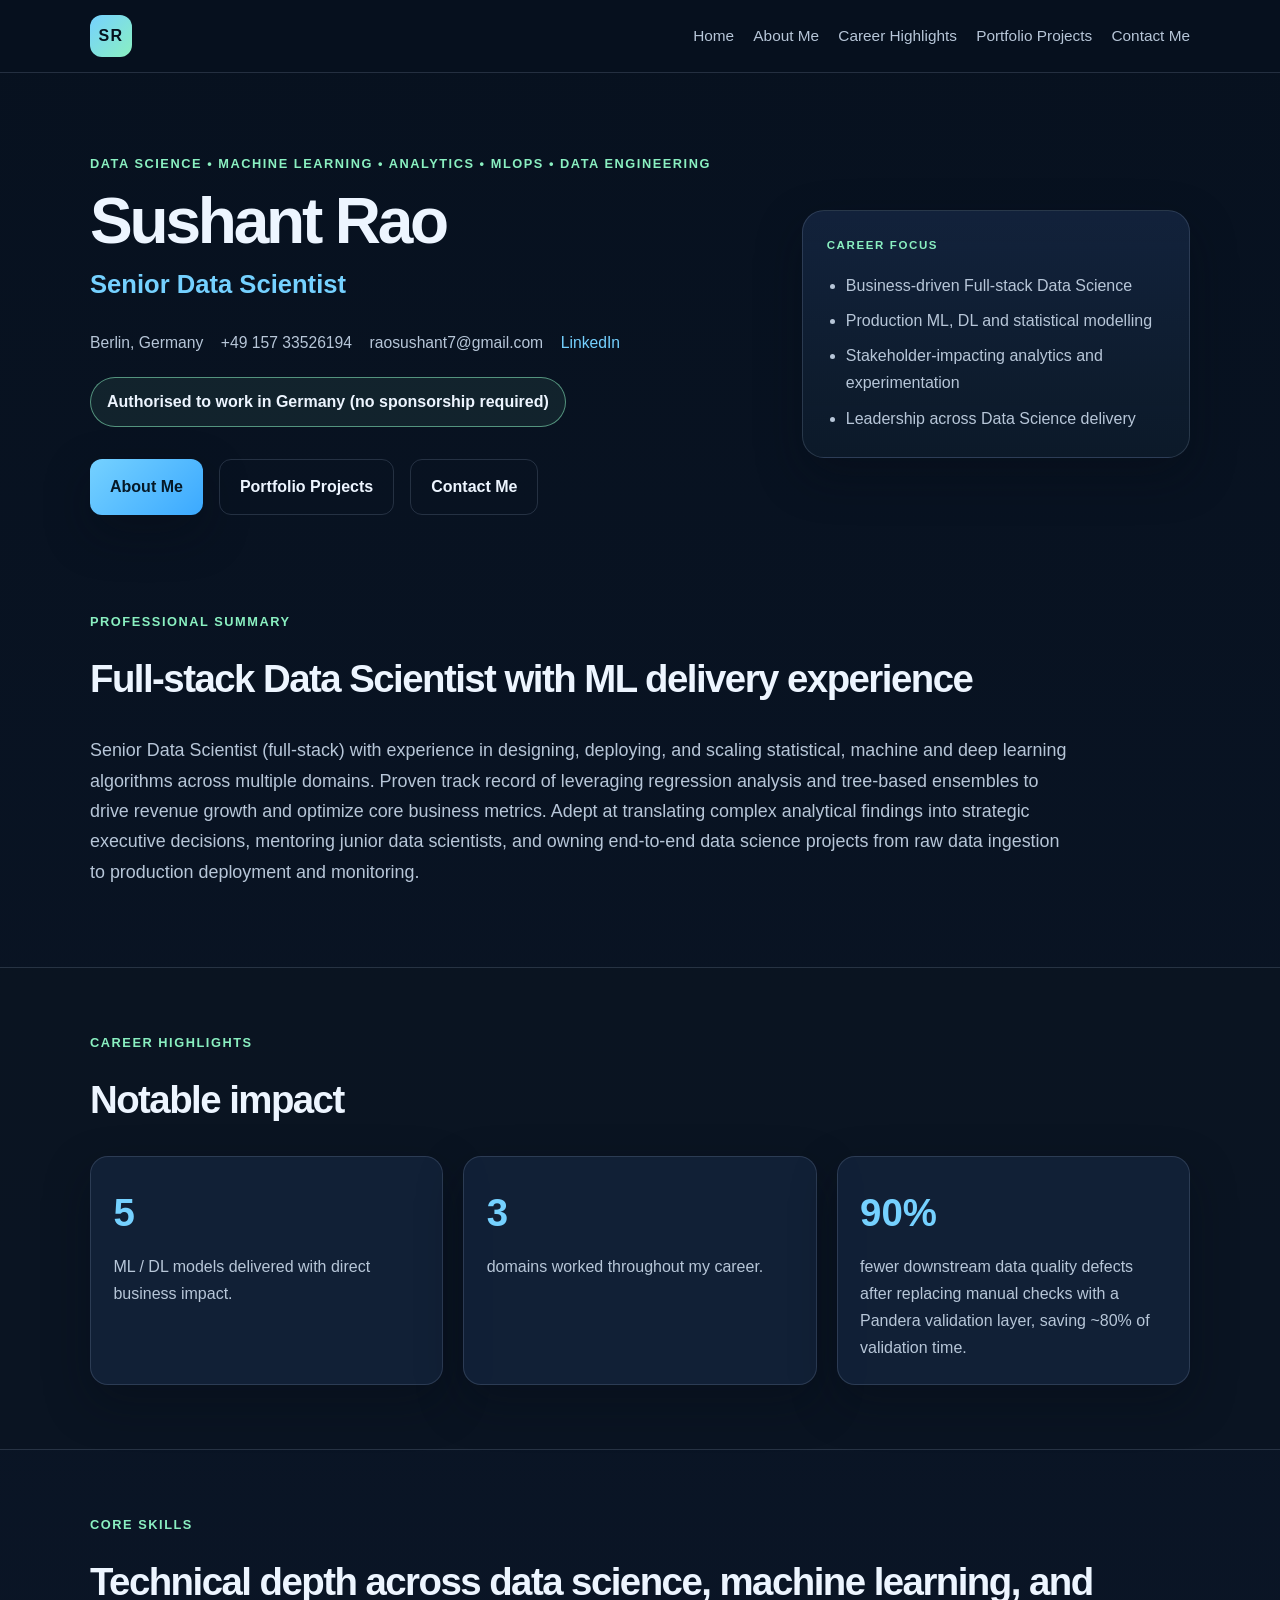
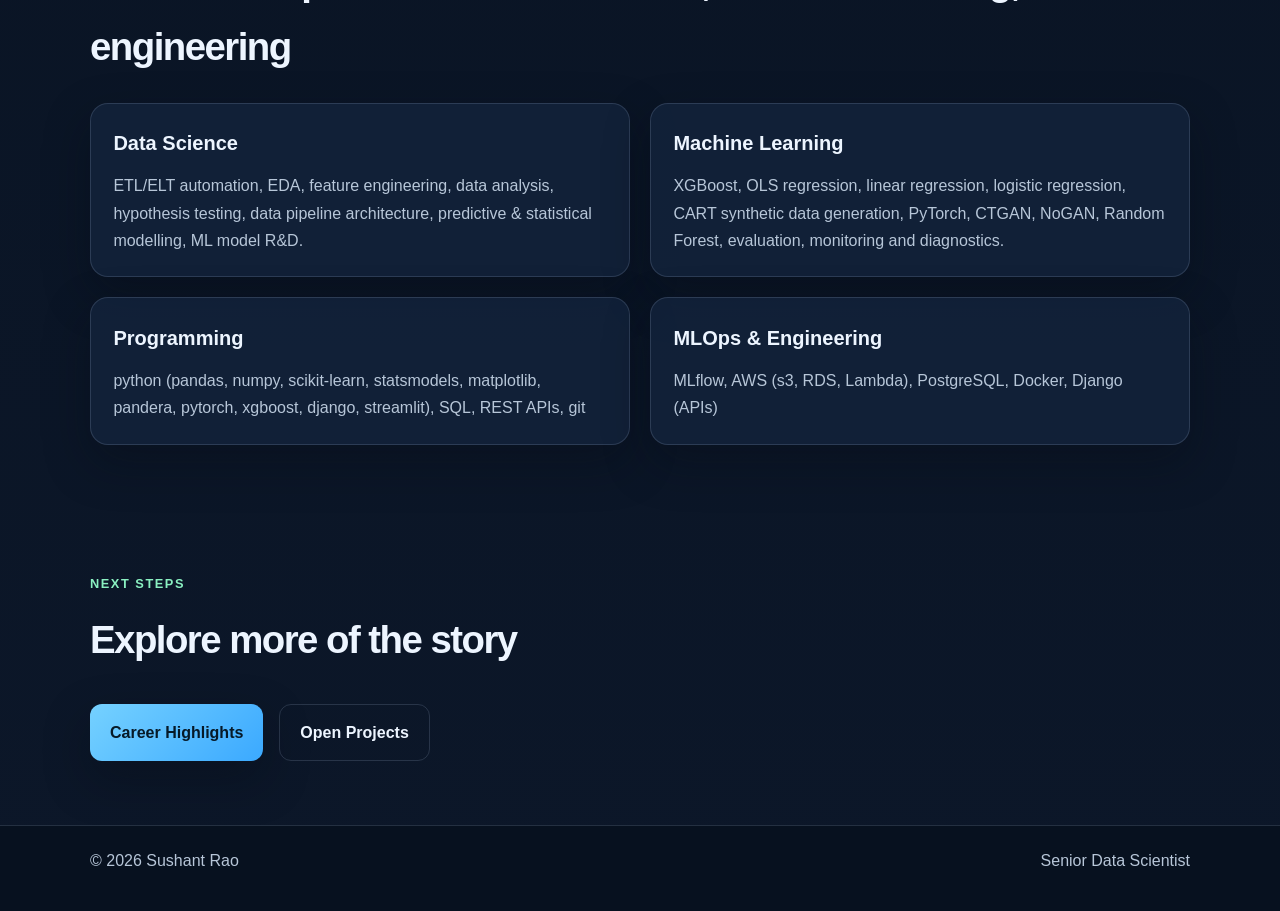
<file: index.html>
<!DOCTYPE html>
<html lang="en">
  <head>
    <meta charset="UTF-8" />
    <meta name="viewport" content="width=device-width, initial-scale=1.0" />
    <meta
      name="description"
      content="Sushant Rao - Senior Data Scientist portfolio showcasing machine learning, analytics, MLOps, and production deployment experience."
    />
    <title>Sushant Rao | Senior Data Scientist</title>
    <link rel="stylesheet" href="assets/css/styles.css" />
  </head>
  <body>
    <header class="site-header">
      <div class="container nav-wrap">
        <a href="#top" class="brand">SR</a>
        <nav class="main-nav" aria-label="Main navigation">
          <a href="index.html">Home</a>
          <a href="about.html">About Me</a>
          <a href="career-highlights.html">Career Highlights</a>
          <a href="projects.html">Portfolio Projects</a>
          <a href="contact.html">Contact Me</a>
        </nav>
      </div>
    </header>

    <main id="top">
      <section class="hero">
        <div class="container hero-grid">
          <div>
            <p class="eyebrow">Data Science • Machine Learning • Analytics • MLOps • Data Engineering</p>
            <h1>Sushant Rao</h1>
            <h2>Senior Data Scientist</h2>
            <div class="contact-list" aria-label="Contact information">
              <span>Berlin, Germany</span>
              <span>+49 157 33526194</span>
              <span>raosushant7@gmail.com</span>
              <a href="https://www.linkedin.com/in/sushant-rao/" target="_blank" rel="noreferrer">LinkedIn</a>
            </div>
            <div class="status-pill">Authorised to work in Germany (no sponsorship required)</div>
            <div class="cta-row">
              <a class="button primary" href="about.html">About Me</a>
              <a class="button secondary" href="projects.html">Portfolio Projects</a>
              <a class="button secondary" href="contact.html">Contact Me</a>
            </div>
          </div>
          <div class="hero-panel">
            <div class="panel-card">
              <p class="panel-label">Career Focus</p>
              <ul>
                <li>Business-driven Full-stack Data Science</li>
                <li>Production ML, DL and statistical modelling</li>
                <li>Stakeholder-impacting analytics and experimentation</li>
                <li>Leadership across Data Science delivery</li>
              </ul>
            </div>
          </div>
        </div>
      </section>

      <section id="summary" class="section">
        <div class="container">
          <div class="section-header">
            <p class="eyebrow">Professional Summary</p>
            <h3>Full-stack Data Scientist with ML delivery experience</h3>
          </div>
          <p class="lead">
            Senior Data Scientist (full-stack) with experience in designing, deploying, and scaling statistical,
            machine and deep learning algorithms across multiple domains. Proven track record of leveraging
            regression analysis and tree-based ensembles to drive revenue growth and optimize core business
            metrics. Adept at translating complex analytical findings into strategic executive decisions,
            mentoring junior data scientists, and owning end-to-end data science projects from raw data
            ingestion to production deployment and monitoring.
          </p>
        </div>
      </section>

      <section class="section muted">
        <div class="container">
          <div class="section-header">
            <p class="eyebrow">Career Highlights</p>
            <h3>Notable impact</h3>
          </div>
          <div class="highlights-grid">
            <article class="info-card">
              <strong>5</strong>
              <p>ML / DL models delivered with direct business impact.</p>
            </article>
            <article class="info-card">
              <strong>3</strong>
              <p>domains worked throughout my career.</p>
            </article>
            <article class="info-card">
              <strong>90%</strong>
              <p>fewer downstream data quality defects after replacing manual checks with a Pandera validation layer, saving ~80% of validation time.</p>
            </article>
          </div>
        </div>
      </section>

      <section id="skills" class="section">
        <div class="container">
          <div class="section-header">
            <p class="eyebrow">Core Skills</p>
            <h3>Technical depth across data science, machine learning, and engineering</h3>
          </div>
          <div class="skills-grid">
            <div class="skill-box">
              <h4>Data Science</h4>
              <p>ETL/ELT automation, EDA, feature engineering, data analysis, hypothesis testing, data pipeline architecture, predictive & statistical modelling, ML model R&D.</p>
            </div>
            <div class="skill-box">
              <h4>Machine Learning</h4>
              <p>XGBoost, OLS regression, linear regression, logistic regression, CART synthetic data generation, PyTorch, CTGAN, NoGAN, Random Forest, evaluation, monitoring and diagnostics.</p>
            </div>
            <div class="skill-box">
              <h4>Programming</h4>
              <p>python (pandas, numpy, scikit-learn, statsmodels, matplotlib, pandera, pytorch, xgboost, django, streamlit), SQL, REST APIs, git</p>
            </div>
            <div class="skill-box">
              <h4>MLOps & Engineering</h4>
              <p>MLflow, AWS (s3, RDS, Lambda), PostgreSQL, Docker, Django (APIs)</p>
            </div>
          </div>
        </div>
      </section>

      <section class="section">
        <div class="container">
          <div class="section-header">
            <p class="eyebrow">Next Steps</p>
            <h3>Explore more of the story</h3>
          </div>
          <div class="cta-row">
            <a class="button primary" href="career-highlights.html">Career Highlights</a>
            <a class="button secondary" href="projects.html">Open Projects</a>
          </div>
        </div>
      </section>
    </main>

    <footer class="site-footer">
      <div class="container footer-wrap">
        <p>© <span id="year"></span> Sushant Rao</p>
        <p>Senior Data Scientist</p>
      </div>
    </footer>

    <script src="assets/js/script.js"></script>
  </body>
</html>
</file>
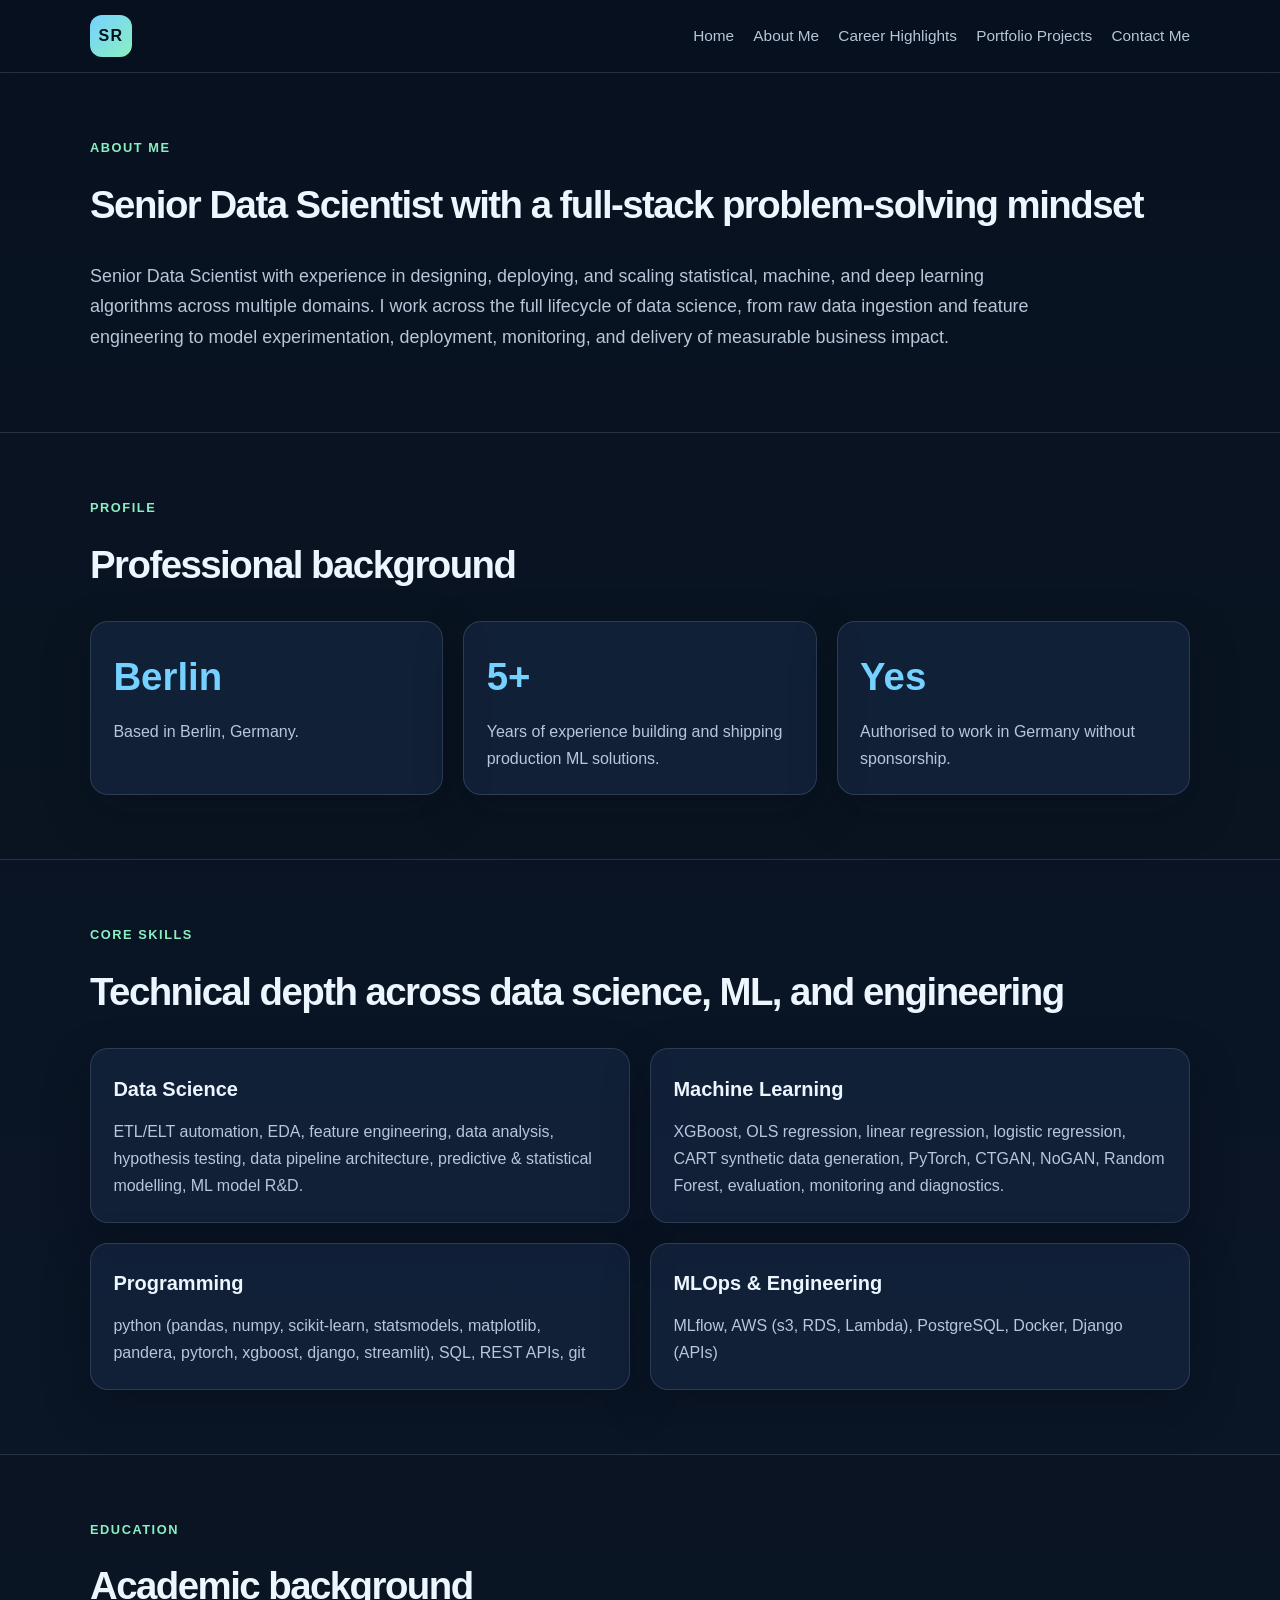
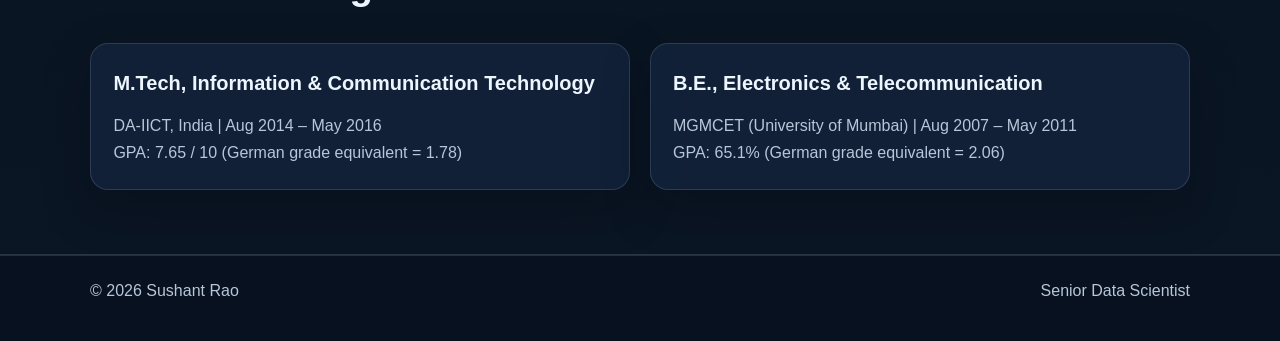
<file: about.html>
<!DOCTYPE html>
<html lang="en">
  <head>
    <meta charset="UTF-8" />
    <meta name="viewport" content="width=device-width, initial-scale=1.0" />
    <meta name="description" content="About Sushant Rao, Senior Data Scientist and ML leader based in Berlin." />
    <title>About Me | Sushant Rao</title>
    <link rel="stylesheet" href="assets/css/styles.css" />
  </head>
  <body>
    <header class="site-header">
      <div class="container nav-wrap">
        <a href="index.html" class="brand">SR</a>
        <nav class="main-nav" aria-label="Main navigation">
          <a href="index.html">Home</a>
          <a href="about.html">About Me</a>
          <a href="career-highlights.html">Career Highlights</a>
          <a href="projects.html">Portfolio Projects</a>
          <a href="contact.html">Contact Me</a>
        </nav>
      </div>
    </header>

    <main>
      <section class="section">
        <div class="container">
          <div class="section-header">
            <p class="eyebrow">About Me</p>
            <h3>Senior Data Scientist with a full-stack problem-solving mindset</h3>
          </div>
          <p class="lead">
            Senior Data Scientist with experience in designing, deploying, and scaling statistical, machine,
            and deep learning algorithms across multiple domains. I work across the full lifecycle of data science,
            from raw data ingestion and feature engineering to model experimentation, deployment, monitoring,
            and delivery of measurable business impact.
          </p>
        </div>
      </section>

      <section class="section muted">
        <div class="container">
          <div class="section-header">
            <p class="eyebrow">Profile</p>
            <h3>Professional background</h3>
          </div>
          <div class="highlights-grid">
            <article class="info-card">
              <strong>Berlin</strong>
              <p>Based in Berlin, Germany.</p>
            </article>
            <article class="info-card">
              <strong>5+</strong>
              <p>Years of experience building and shipping production ML solutions.</p>
            </article>
            <article class="info-card">
              <strong>Yes</strong>
              <p>Authorised to work in Germany without sponsorship.</p>
            </article>
          </div>
        </div>
      </section>

      <section id="skills" class="section">
        <div class="container">
          <div class="section-header">
            <p class="eyebrow">Core Skills</p>
            <h3>Technical depth across data science, ML, and engineering</h3>
          </div>
          <div class="skills-grid">
            <div class="skill-box">
              <h4>Data Science</h4>
              <p>ETL/ELT automation, EDA, feature engineering, data analysis, hypothesis testing, data pipeline architecture, predictive & statistical modelling, ML model R&D.</p>
            </div>
            <div class="skill-box">
              <h4>Machine Learning</h4>
              <p>XGBoost, OLS regression, linear regression, logistic regression, CART synthetic data generation, PyTorch, CTGAN, NoGAN, Random Forest, evaluation, monitoring and diagnostics.</p>
            </div>
            <div class="skill-box">
              <h4>Programming</h4>
              <p>python (pandas, numpy, scikit-learn, statsmodels, matplotlib, pandera, pytorch, xgboost, django, streamlit), SQL, REST APIs, git</p>
            </div>
            <div class="skill-box">
              <h4>MLOps & Engineering</h4>
              <p>MLflow, AWS (s3, RDS, Lambda), PostgreSQL, Docker, Django (APIs)</p>
            </div>
          </div>
        </div>
      </section>

      <section id="education" class="section muted">
        <div class="container">
          <div class="section-header">
            <p class="eyebrow">Education</p>
            <h3>Academic background</h3>
          </div>
          <div class="education-list">
            <div class="education-item">
              <h4>M.Tech, Information & Communication Technology</h4>
              <p>DA-IICT, India | Aug 2014 – May 2016</p>
              <span>GPA: 7.65 / 10 (German grade equivalent = 1.78)</span>
            </div>
            <div class="education-item">
              <h4>B.E., Electronics & Telecommunication</h4>
              <p>MGMCET (University of Mumbai) | Aug 2007 – May 2011</p>
              <span>GPA: 65.1% (German grade equivalent = 2.06)</span>
            </div>
          </div>
        </div>
      </section>
    </main>

    <footer class="site-footer">
      <div class="container footer-wrap">
        <p>© <span id="year"></span> Sushant Rao</p>
        <p>Senior Data Scientist</p>
      </div>
    </footer>

    <script src="assets/js/script.js"></script>
  </body>
</html>
</file>
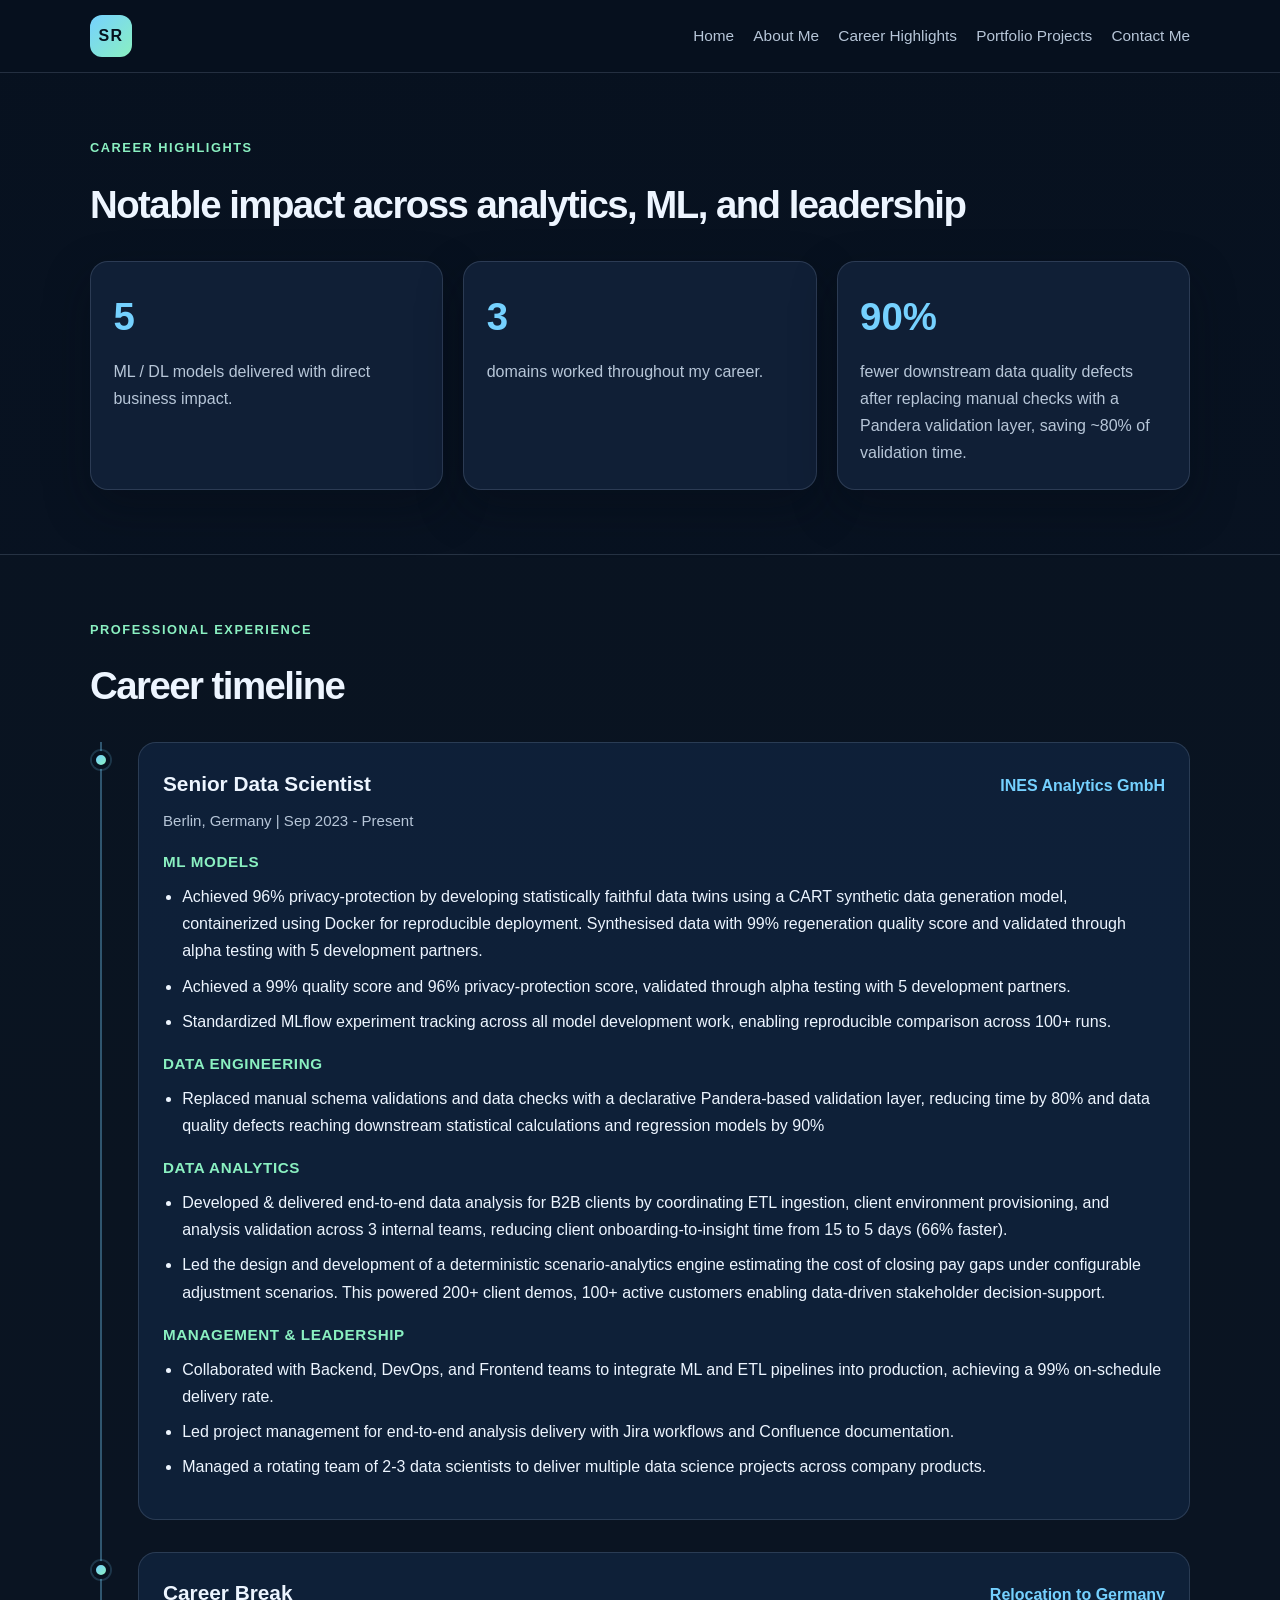
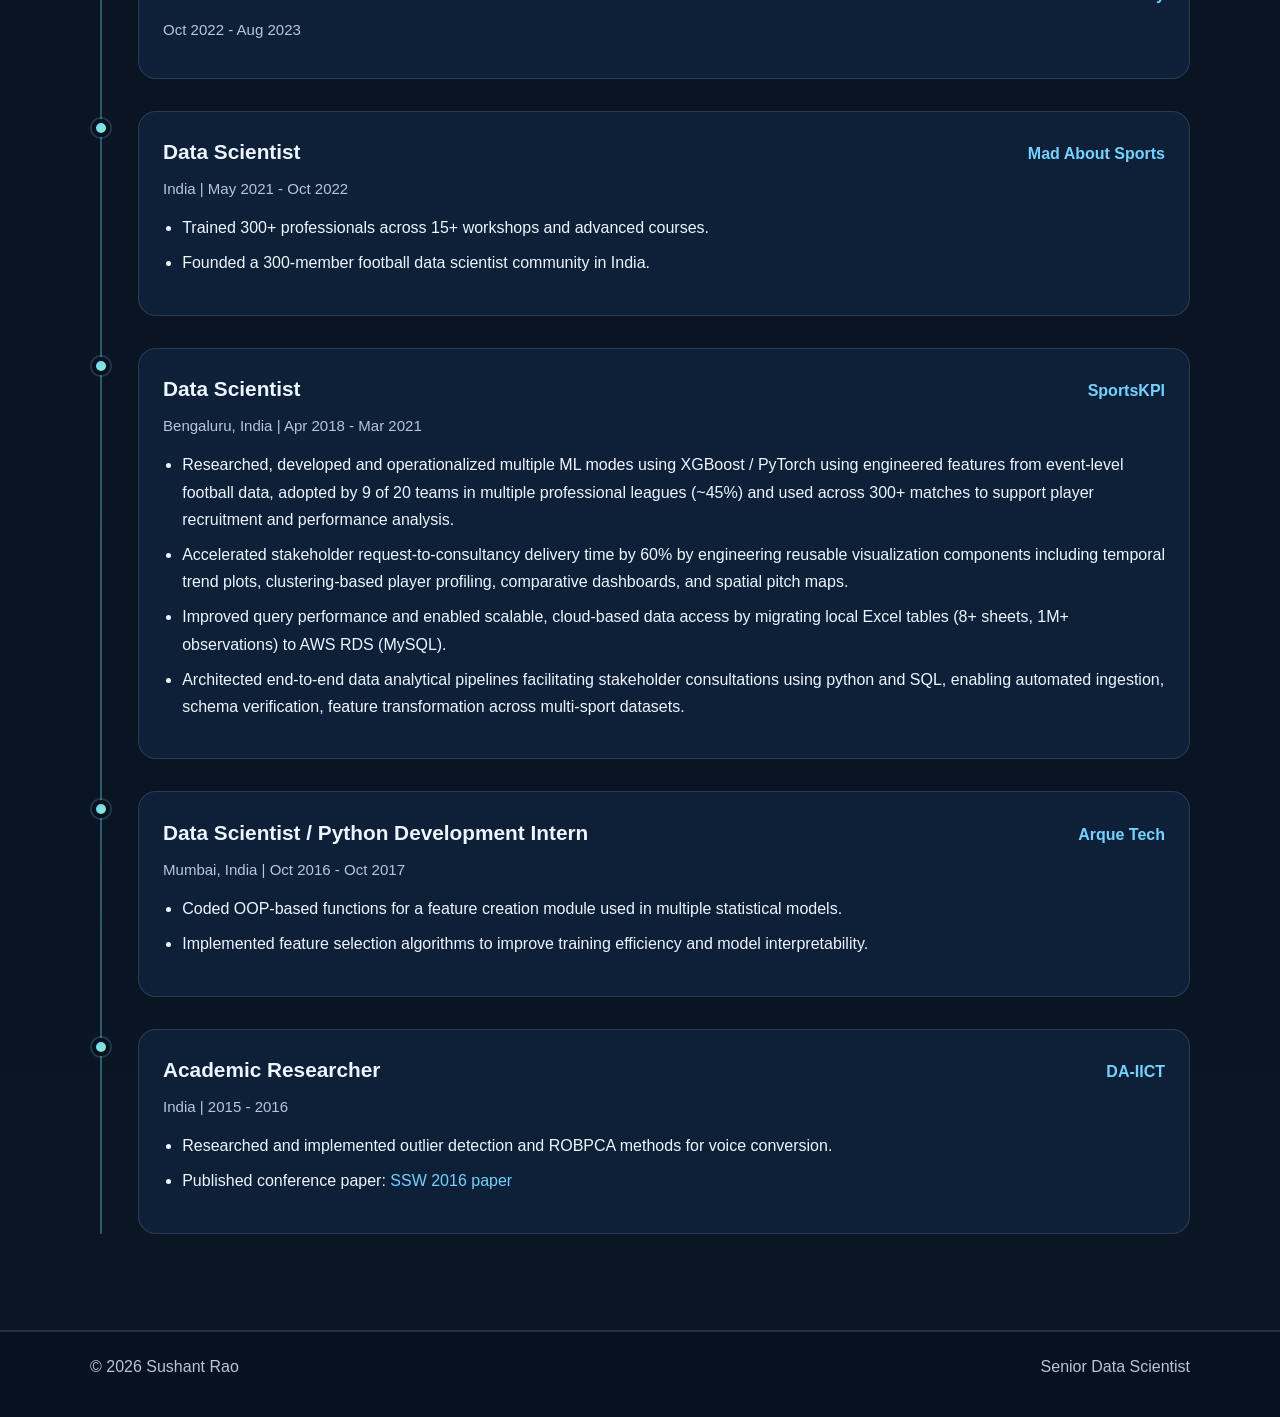
<file: career-highlights.html>
<!DOCTYPE html>
<html lang="en">
  <head>
    <meta charset="UTF-8" />
    <meta name="viewport" content="width=device-width, initial-scale=1.0" />
    <meta name="description" content="Career highlights and professional experience of Sushant Rao." />
    <title>Career Highlights | Sushant Rao</title>
    <link rel="stylesheet" href="assets/css/styles.css" />
  </head>
  <body>
    <header class="site-header">
      <div class="container nav-wrap">
        <a href="index.html" class="brand">SR</a>
        <nav class="main-nav" aria-label="Main navigation">
          <a href="index.html">Home</a>
          <a href="about.html">About Me</a>
          <a href="career-highlights.html">Career Highlights</a>
          <a href="projects.html">Portfolio Projects</a>
          <a href="contact.html">Contact Me</a>
        </nav>
      </div>
    </header>

    <main>
      <section class="section">
        <div class="container">
          <div class="section-header">
            <p class="eyebrow">Career Highlights</p>
            <h3>Notable impact across analytics, ML, and leadership</h3>
          </div>
          <div class="highlights-grid">
            <article class="info-card">
              <strong>5</strong>
              <p>ML / DL models delivered with direct business impact.</p>
            </article>
            <article class="info-card">
              <strong>3</strong>
              <p>domains worked throughout my career.</p>
            </article>
            <article class="info-card">
              <strong>90%</strong>
              <p>fewer downstream data quality defects after replacing manual checks with a Pandera validation layer, saving ~80% of validation time.</p>
            </article>
          </div>
        </div>
      </section>

      <section id="experience" class="section muted">
        <div class="container">
          <div class="section-header">
            <p class="eyebrow">Professional Experience</p>
            <h3>Career timeline</h3>
          </div>

          <div class="timeline">
            <article class="timeline-item">
              <div class="timeline-dot"></div>
              <div class="timeline-content">
                <div class="role-header">
                  <h4>Senior Data Scientist</h4>
                  <span>INES Analytics GmbH</span>
                </div>
                <p class="meta">Berlin, Germany | Sep 2023 - Present</p>
                <h5>ML models</h5>
                <ul>
                  <li>Achieved 96% privacy-protection by developing statistically faithful data twins using a CART synthetic data generation model, containerized using Docker for reproducible deployment. Synthesised data with 99% regeneration quality score and validated through alpha testing with 5 development partners.</li>
                  <li>Achieved a 99% quality score and 96% privacy-protection score, validated through alpha testing with 5 development partners.</li>
                  <li>Standardized MLflow experiment tracking across all model development work, enabling reproducible comparison across 100+ runs.</li>
                </ul>
                <h5>Data Engineering</h5>
                <ul>
                  <li>Replaced manual schema validations and data checks with a declarative Pandera-based validation layer, reducing time by 80% and data quality defects reaching downstream statistical calculations and regression models by 90%</li>
                </ul>
                <h5>Data Analytics</h5>
                <ul>
                  <li>Developed & delivered end-to-end data analysis for B2B clients by coordinating ETL ingestion, client environment provisioning, and analysis validation across 3 internal teams, reducing client onboarding-to-insight time from 15 to 5 days (66% faster).</li>
                  <li>Led the design and development of a deterministic scenario-analytics engine estimating the cost of closing pay gaps under configurable adjustment scenarios. This powered 200+ client demos, 100+ active customers enabling data-driven stakeholder decision-support.</li>
                </ul>
                <h5>Management & Leadership</h5>
                <ul>
                  <li>Collaborated with Backend, DevOps, and Frontend teams to integrate ML and ETL pipelines into production, achieving a 99% on-schedule delivery rate.</li>
                  <li>Led project management for end-to-end analysis delivery with Jira workflows and Confluence documentation.</li>
                  <li>Managed a rotating team of 2-3 data scientists to deliver multiple data science projects across company products.</li>
                </ul>
              </div>
            </article>

            <article class="timeline-item">
              <div class="timeline-dot"></div>
              <div class="timeline-content">
                <div class="role-header">
                  <h4>Career Break</h4>
                  <span>Relocation to Germany</span>
                </div>
                <p class="meta">Oct 2022 - Aug 2023</p>
              </div>
            </article>

            <article class="timeline-item">
              <div class="timeline-dot"></div>
              <div class="timeline-content">
                <div class="role-header">
                  <h4>Data Scientist</h4>
                  <span>Mad About Sports</span>
                </div>
                <p class="meta">India | May 2021 - Oct 2022</p>
                <ul>
                  <li>Trained 300+ professionals across 15+ workshops and advanced courses.</li>
                  <li>Founded a 300-member football data scientist community in India.</li>
                </ul>
              </div>
            </article>

            <article class="timeline-item">
              <div class="timeline-dot"></div>
              <div class="timeline-content">
                <div class="role-header">
                  <h4>Data Scientist</h4>
                  <span>SportsKPI</span>
                </div>
                <p class="meta">Bengaluru, India | Apr 2018 - Mar 2021</p>
                <ul>
                  <li>Researched, developed and operationalized multiple ML modes using XGBoost / PyTorch using engineered features from event-level football data, adopted by 9 of 20 teams in multiple professional leagues (~45%) and used across 300+ matches to support player recruitment and performance analysis.</li>
                  <li>Accelerated stakeholder request-to-consultancy delivery time by 60% by engineering reusable visualization components including temporal trend plots, clustering-based player profiling, comparative dashboards, and spatial pitch maps.</li>
                  <li>Improved query performance and enabled scalable, cloud-based data access by migrating local Excel tables (8+ sheets, 1M+ observations) to AWS RDS (MySQL).</li>
                  <li>Architected end-to-end data analytical pipelines facilitating stakeholder consultations using python and SQL, enabling automated ingestion, schema verification, feature transformation across multi-sport datasets.</li>
                </ul>
              </div>
            </article>

            <article class="timeline-item">
              <div class="timeline-dot"></div>
              <div class="timeline-content">
                <div class="role-header">
                  <h4>Data Scientist / Python Development Intern</h4>
                  <span>Arque Tech</span>
                </div>
                <p class="meta">Mumbai, India | Oct 2016 - Oct 2017</p>
                <ul>
                  <li>Coded OOP-based functions for a feature creation module used in multiple statistical models.</li>
                  <li>Implemented feature selection algorithms to improve training efficiency and model interpretability.</li>
                </ul>
              </div>
            </article>

            <article class="timeline-item">
              <div class="timeline-dot"></div>
              <div class="timeline-content">
                <div class="role-header">
                  <h4>Academic Researcher</h4>
                  <span>DA-IICT</span>
                </div>
                <p class="meta">India | 2015 - 2016</p>
                <ul>
                  <li>Researched and implemented outlier detection and ROBPCA methods for voice conversion.</li>
                  <li>Published conference paper: <a href="https://www.isca-archive.org/ssw_2016/rao16_ssw.pdf" target="_blank" rel="noreferrer">SSW 2016 paper</a></li>
                </ul>
              </div>
            </article>
          </div>
        </div>
      </section>
    </main>

    <footer class="site-footer">
      <div class="container footer-wrap">
        <p>© <span id="year"></span> Sushant Rao</p>
        <p>Senior Data Scientist</p>
      </div>
    </footer>

    <script src="assets/js/script.js"></script>
  </body>
</html>
</file>
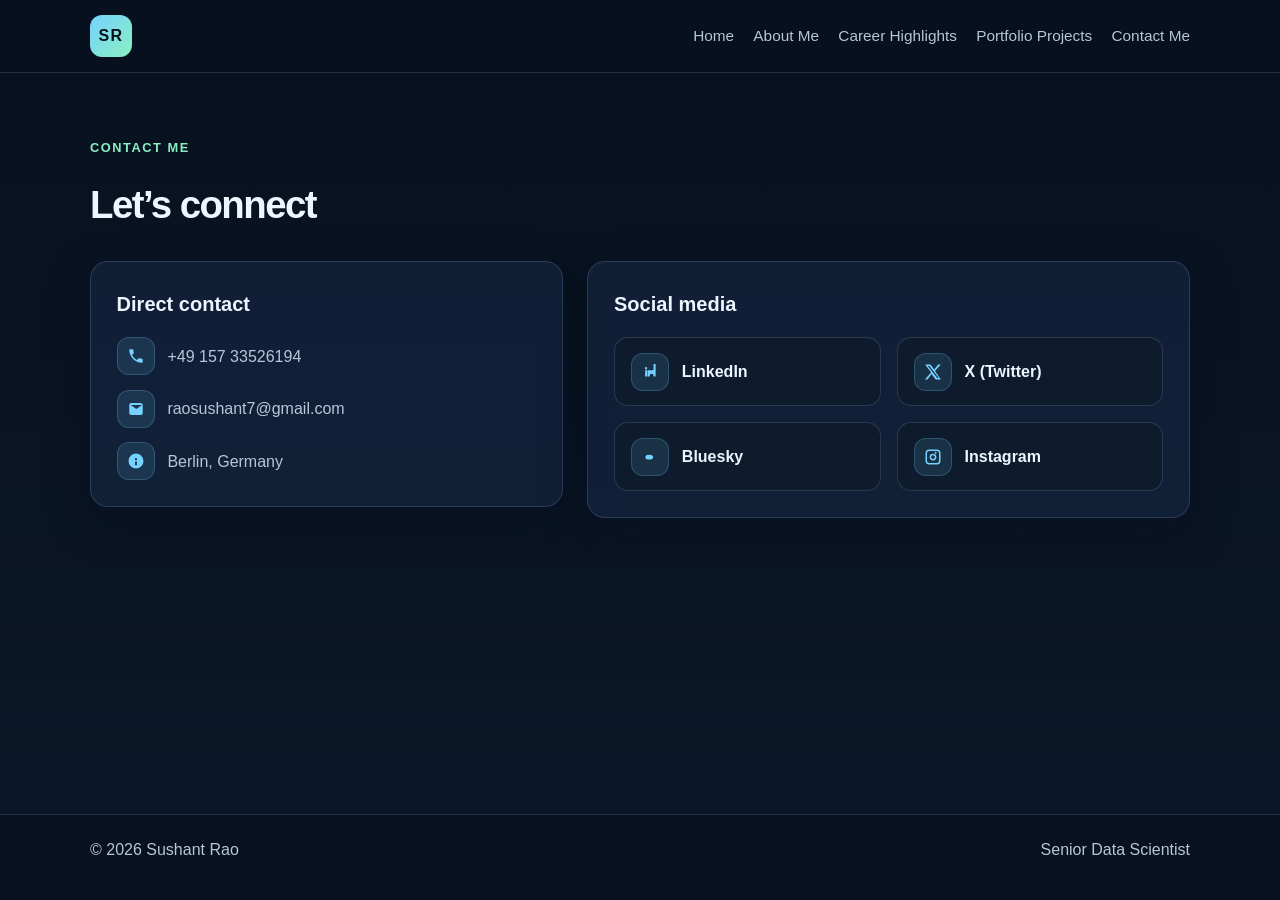
<file: contact.html>
<!DOCTYPE html>
<html lang="en">
  <head>
    <meta charset="UTF-8" />
    <meta name="viewport" content="width=device-width, initial-scale=1.0" />
    <meta name="description" content="Contact Sushant Rao via phone, email, and social media." />
    <title>Contact Me | Sushant Rao</title>
    <link rel="stylesheet" href="assets/css/styles.css" />
  </head>
  <body>
    <header class="site-header">
      <div class="container nav-wrap">
        <a href="index.html" class="brand">SR</a>
        <nav class="main-nav" aria-label="Main navigation">
          <a href="index.html">Home</a>
          <a href="about.html">About Me</a>
          <a href="career-highlights.html">Career Highlights</a>
          <a href="projects.html">Portfolio Projects</a>
          <a href="contact.html">Contact Me</a>
        </nav>
      </div>
    </header>

    <main>
      <section class="section">
        <div class="container">
          <div class="section-header">
            <p class="eyebrow">Contact Me</p>
            <h3>Let’s connect</h3>
          </div>

          <div class="contact-page-grid">
            <div class="contact-card">
              <h4>Direct contact</h4>
              <div class="contact-list-vertical">
                <div class="contact-item">
                  <span class="icon" aria-hidden="true">
                    <svg viewBox="0 0 24 24"><path d="M6.6 10.8a15.5 15.5 0 0 0 6.6 6.6l2.2-2.2a1 1 0 0 1 1-.24c1.1.35 2.3.54 3.5.54a1 1 0 0 1 1 1V20a1 1 0 0 1-1 1C10.9 21 3 13.1 3 4a1 1 0 0 1 1-1h3.5a1 1 0 0 1 1 1c0 1.2.2 2.4.54 3.5a1 1 0 0 1-.24 1l-2.2 2.3Z"></path></svg>
                  </span>
                  <span>+49 157 33526194</span>
                </div>

                <div class="contact-item">
                  <span class="icon" aria-hidden="true">
                    <svg viewBox="0 0 24 24"><path d="M3 6.75A2.75 2.75 0 0 1 5.75 4h12.5A2.75 2.75 0 0 1 21 6.75v10.5A2.75 2.75 0 0 1 18.25 20H5.75A2.75 2.75 0 0 1 3 17.25V6.75Zm2.1-.25 6.9 5.02a1 1 0 0 0 1.1 0l6.9-5.02H5.1Zm14.15 11.5a.75.75 0 0 1-.75.75H5.5a.75.75 0 0 1-.75-.75V8.27l6.3 4.58a2.75 2.75 0 0 0 3.4 0l6.3-4.58v9.73Z"></path></svg>
                  </span>
                  <span>raosushant7@gmail.com</span>
                </div>

                <div class="contact-item">
                  <span class="icon" aria-hidden="true">
                    <svg viewBox="0 0 24 24"><path d="M12 2a10 10 0 1 0 10 10A10 10 0 0 0 12 2Zm1.25 15.5h-2.5v-5h2.5Zm-1.25-6.5a1.5 1.5 0 1 1 1.5-1.5 1.5 1.5 0 0 1-1.5 1.5Z"></path></svg>
                  </span>
                  <span>Berlin, Germany</span>
                </div>
              </div>
            </div>

            <div class="social-card">
              <h4>Social media</h4>
              <div class="social-links">
                <a class="social-link" href="https://www.linkedin.com/in/sushant-rao/" target="_blank" rel="noreferrer">
                  <span class="icon" aria-hidden="true">
                    <svg viewBox="0 0 24 24"><path d="M6.94 8.5A1.56 1.56 0 1 1 6.92 5.4a1.56 1.56 0 0 1 .02 3.1ZM5.5 9.7h2.8V18H5.5Zm5.2 0h2.68v1.12h.04c.38-.71 1.3-1.46 2.68-1.46 2.87 0 3.4 1.89 3.4 4.35V18h-2.8v-16.8h2.8V18h-2.8v-1.18c-.05-1.7-1.18-2.37-2.4-2.37-1.85 0-2.6 1.12-2.6 2.74V18h-2.8V9.7Z"></path></svg>
                  </span>
                  <span class="label">LinkedIn</span>
                </a>

                <a class="social-link" href="https://twitter.com/StatPeekers" target="_blank" rel="noreferrer">
                  <span class="icon" aria-hidden="true">
                    <svg viewBox="0 0 24 24"><path d="M18.9 2h3.53l-7.72 8.82L22.5 22h-6.98l-5.47-7.17L4.7 22H1.16l8.26-9.44L1.5 2h7.17l4.94 6.5L18.9 2Zm-1.24 18h1.95L7.1 3.9H5.05L17.66 20Z"></path></svg>
                  </span>
                  <span class="label">X (Twitter)</span>
                </a>

                <a class="social-link" href="https://bsky.app/profile/statpeekers.bsky.social" target="_blank" rel="noreferrer">
                  <span class="icon" aria-hidden="true">
                    <svg viewBox="0 0 24 24"><path d="M12 10.8c-1.68-3.18-6.17-1.2-6.17 1.44 0 1.24.88 2.18 2.02 2.68.97.43 2.18.62 3.15.57.97.05 2.18-.14 3.15-.57 1.14-.5 2.02-1.44 2.02-2.68 0-2.64-4.49-4.62-6.17-1.44Z"></path></svg>
                  </span>
                  <span class="label">Bluesky</span>
                </a>

                <a class="social-link" href="https://www.instagram.com/statpeekers/" target="_blank" rel="noreferrer">
                  <span class="icon" aria-hidden="true">
                    <svg viewBox="0 0 24 24"><path d="M7 2h10a5 5 0 0 1 5 5v10a5 5 0 0 1-5 5H7a5 5 0 0 1-5-5V7a5 5 0 0 1 5-5Zm0 2a3 3 0 0 0-3 3v10a3 3 0 0 0 3 3h10a3 3 0 0 0 3-3V7a3 3 0 0 0-3-3H7Zm5 3.5A4.5 4.5 0 1 1 7.5 12 4.5 4.5 0 0 1 12 7.5Zm0 2A2.5 2.5 0 1 0 14.5 12 2.5 2.5 0 0 0 12 9.5Zm4.75-3.25a1.25 1.25 0 1 1-1.25-1.25 1.25 1.25 0 0 1 1.25 1.25Z"></path></svg>
                  </span>
                  <span class="label">Instagram</span>
                </a>
              </div>
            </div>
          </div>
        </div>
      </section>
    </main>

    <footer class="site-footer">
      <div class="container footer-wrap">
        <p>© <span id="year"></span> Sushant Rao</p>
        <p>Senior Data Scientist</p>
      </div>
    </footer>

    <script src="assets/js/script.js"></script>
  </body>
</html>
</file>
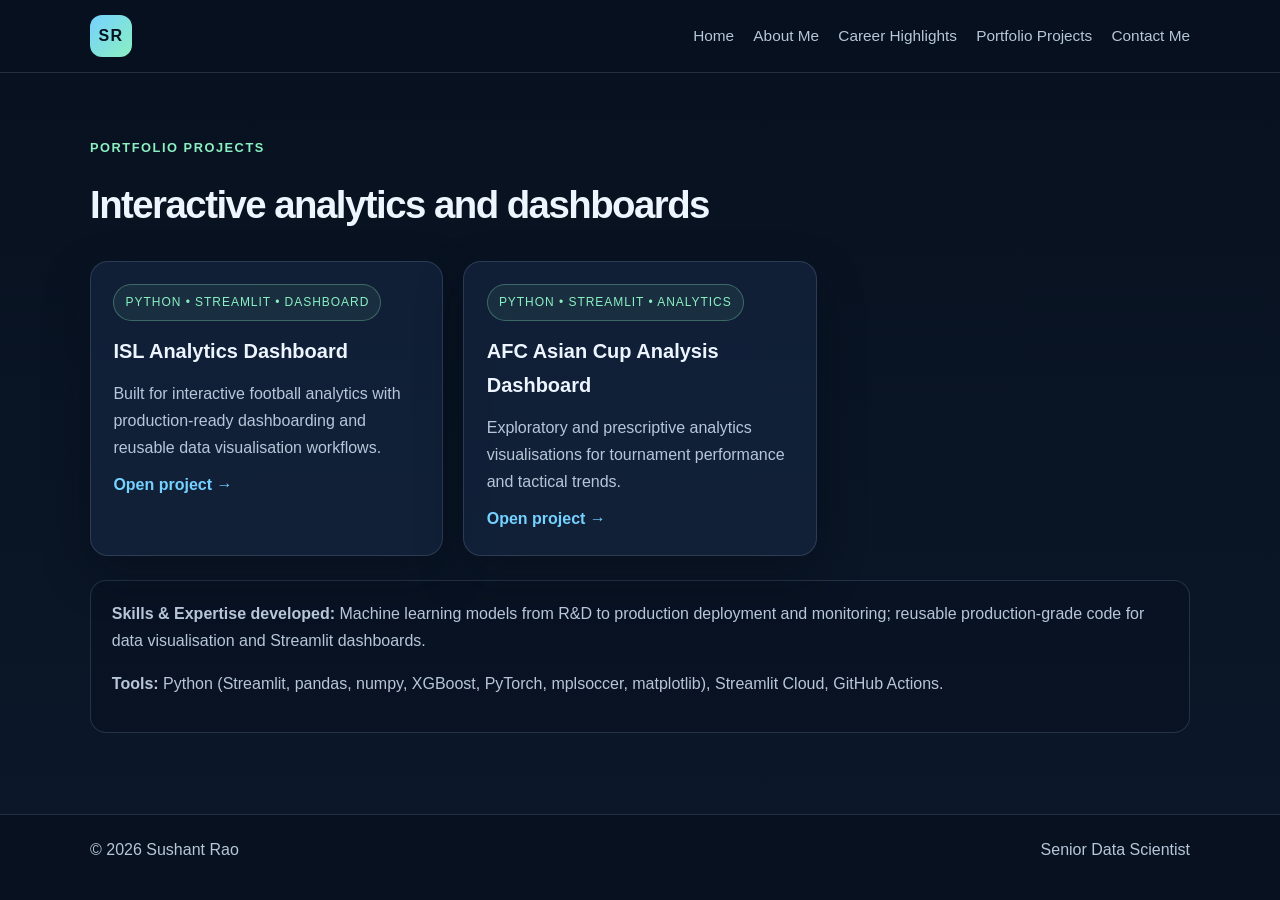
<file: projects.html>
<!DOCTYPE html>
<html lang="en">
  <head>
    <meta charset="UTF-8" />
    <meta name="viewport" content="width=device-width, initial-scale=1.0" />
    <meta name="description" content="Portfolio projects and dashboards by Sushant Rao." />
    <title>Portfolio Projects | Sushant Rao</title>
    <link rel="stylesheet" href="assets/css/styles.css" />
  </head>
  <body>
    <header class="site-header">
      <div class="container nav-wrap">
        <a href="index.html" class="brand">SR</a>
        <nav class="main-nav" aria-label="Main navigation">
          <a href="index.html">Home</a>
          <a href="about.html">About Me</a>
          <a href="career-highlights.html">Career Highlights</a>
          <a href="projects.html">Portfolio Projects</a>
          <a href="contact.html">Contact Me</a>
        </nav>
      </div>
    </header>

    <main>
      <section class="section">
        <div class="container">
          <div class="section-header">
            <p class="eyebrow">Portfolio Projects</p>
            <h3>Interactive analytics and dashboards</h3>
          </div>
          <div class="project-grid">
            <article class="project-card">
              <div class="project-badge">Python • Streamlit • Dashboard</div>
              <h4>ISL Analytics Dashboard</h4>
              <p>Built for interactive football analytics with production-ready dashboarding and reusable data visualisation workflows.</p>
              <a href="https://isl-analysis-dashboard.streamlit.app/Analytics_Page" target="_blank" rel="noreferrer">Open project →</a>
            </article>
            <article class="project-card">
              <div class="project-badge">Python • Streamlit • Analytics</div>
              <h4>AFC Asian Cup Analysis Dashboard</h4>
              <p>Exploratory and prescriptive analytics visualisations for tournament performance and tactical trends.</p>
              <a href="https://asian-cup-dashboard.streamlit.app/" target="_blank" rel="noreferrer">Open project →</a>
            </article>
          </div>
          <div class="project-notes">
            <p><strong>Skills & Expertise developed:</strong> Machine learning models from R&D to production deployment and monitoring; reusable production-grade code for data visualisation and Streamlit dashboards.</p>
            <p><strong>Tools:</strong> Python (Streamlit, pandas, numpy, XGBoost, PyTorch, mplsoccer, matplotlib), Streamlit Cloud, GitHub Actions.</p>
          </div>
        </div>
      </section>
    </main>

    <footer class="site-footer">
      <div class="container footer-wrap">
        <p>© <span id="year"></span> Sushant Rao</p>
        <p>Senior Data Scientist</p>
      </div>
    </footer>

    <script src="assets/js/script.js"></script>
  </body>
</html>
</file>
<file: assets/css/styles.css>
:root {
  --bg: #07111f;
  --bg-soft: #0d1b2a;
  --panel: #10233d;
  --panel-alt: #132b46;
  --card: rgba(19, 35, 61, 0.8);
  --primary: #75d1ff;
  --primary-strong: #3ba9ff;
  --accent: #8af0c1;
  --text: #edf5ff;
  --muted: #b7c6d8;
  --line: rgba(143, 160, 185, 0.22);
  --shadow: 0 18px 45px rgba(5, 12, 20, 0.35);
}

* {
  box-sizing: border-box;
}

html {
  scroll-behavior: smooth;
}

body {
  margin: 0;
  min-height: 100vh;
  display: flex;
  flex-direction: column;
  font-family: -apple-system, BlinkMacSystemFont, "Segoe UI", sans-serif;
  background: linear-gradient(180deg, #07111f 0%, #0c1729 100%);
  color: var(--text);
  line-height: 1.7;
}

main {
  flex: 1;
}

img {
  max-width: 100%;
  display: block;
}

a {
  color: var(--primary);
  text-decoration: none;
}

a:hover {
  text-decoration: underline;
}

p {
  margin: 0 0 1rem;
}

ul {
  margin: 0.5rem 0 1rem 1.2rem;
  padding: 0;
}

li + li {
  margin-top: 0.5rem;
}

.container {
  width: min(1100px, calc(100% - 2rem));
  margin: 0 auto;
}

.site-header {
  position: sticky;
  top: 0;
  z-index: 10;
  backdrop-filter: blur(12px);
  background: rgba(7, 17, 31, 0.8);
  border-bottom: 1px solid var(--line);
}

.nav-wrap {
  display: flex;
  justify-content: space-between;
  align-items: center;
  min-height: 72px;
  gap: 1rem;
}

.brand {
  display: inline-flex;
  align-items: center;
  justify-content: center;
  width: 42px;
  height: 42px;
  border-radius: 12px;
  background: linear-gradient(135deg, var(--primary), var(--accent));
  color: #05111d;
  font-weight: 800;
  letter-spacing: 0.08em;
}

.main-nav {
  display: flex;
  align-items: center;
  gap: 1.2rem;
  flex-wrap: wrap;
}

.main-nav a {
  color: var(--muted);
  font-size: 0.96rem;
  font-weight: 500;
}

.hero {
  padding: 5rem 0 2rem;
}

.hero-grid {
  display: grid;
  grid-template-columns: 1.4fr 0.8fr;
  gap: 2rem;
  align-items: center;
}

.eyebrow {
  margin: 0 0 0.8rem;
  font-size: 0.8rem;
  letter-spacing: 0.12em;
  text-transform: uppercase;
  color: var(--accent);
  font-weight: 700;
}

h1 {
  margin: 0;
  font-size: clamp(2.8rem, 5vw, 5rem);
  line-height: 1.05;
  letter-spacing: -0.05em;
}

h2 {
  margin-top: 0.5rem;
  color: var(--primary);
  font-size: clamp(1.5rem, 2vw, 2.4rem);
  font-weight: 600;
}

.contact-list {
  display: flex;
  flex-wrap: wrap;
  gap: 0.6rem 1.1rem;
  margin-top: 1.5rem;
  color: var(--muted);
  font-size: 0.98rem;
}

.status-pill {
  display: inline-block;
  margin-top: 1.25rem;
  border: 1px solid rgba(138, 240, 193, 0.55);
  border-radius: 999px;
  padding: 0.65rem 1rem;
  background: rgba(138, 240, 193, 0.08);
  color: var(--text);
  font-weight: 600;
}

.cta-row {
  display: flex;
  flex-wrap: wrap;
  gap: 1rem;
  margin-top: 2rem;
}

.button {
  display: inline-flex;
  align-items: center;
  justify-content: center;
  padding: 0.85rem 1.25rem;
  border-radius: 12px;
  font-weight: 700;
  transition: transform 0.2s ease, box-shadow 0.2s ease;
}

.button:hover {
  transform: translateY(-1px);
  text-decoration: none;
}

.button.primary {
  background: linear-gradient(135deg, var(--primary), var(--primary-strong));
  color: #061927;
  box-shadow: var(--shadow);
}

.button.secondary {
  background: transparent;
  border: 1px solid var(--line);
  color: var(--text);
}

.contact-page-grid {
  display: grid;
  grid-template-columns: 1.1fr 1.4fr;
  gap: 1.5rem;
  align-items: start;
}

.contact-card,
.social-card {
  background: var(--card);
  border: 1px solid var(--line);
  border-radius: 18px;
  padding: 1.6rem;
  box-shadow: var(--shadow);
}

.contact-card h4,
.social-card h4 {
  margin-top: 0;
  margin-bottom: 1rem;
  font-size: 1.25rem;
}

.contact-list-vertical {
  display: grid;
  gap: 0.9rem;
}

.contact-item {
  display: flex;
  align-items: center;
  gap: 0.8rem;
  color: var(--muted);
}

.contact-item .icon,
.social-link .icon {
  display: inline-flex;
  align-items: center;
  justify-content: center;
  width: 38px;
  height: 38px;
  border-radius: 12px;
  background: rgba(117, 209, 255, 0.12);
  border: 1px solid rgba(117, 209, 255, 0.22);
  color: var(--primary);
}

.contact-item svg,
.social-link svg {
  width: 18px;
  height: 18px;
  fill: currentColor;
}

.social-links {
  display: grid;
  grid-template-columns: repeat(2, minmax(0, 1fr));
  gap: 1rem;
}

.social-link {
  display: flex;
  align-items: center;
  gap: 0.8rem;
  padding: 0.9rem 1rem;
  background: rgba(13, 27, 42, 0.7);
  border: 1px solid var(--line);
  border-radius: 14px;
  color: var(--text);
  text-decoration: none;
  transition: border-color 0.2s ease, transform 0.2s ease;
}

.social-link:hover {
  text-decoration: none;
  border-color: rgba(117, 209, 255, 0.7);
  transform: translateY(-1px);
}

.social-link .label {
  font-weight: 600;
}

.hero-panel {
  display: flex;
  justify-content: center;
}

.panel-card {
  width: min(100%, 420px);
  background: linear-gradient(180deg, rgba(19, 35, 61, 0.95), rgba(13, 27, 42, 0.9));
  border: 1px solid var(--line);
  border-radius: 22px;
  padding: 1.6rem 1.5rem;
  box-shadow: var(--shadow);
}

.panel-label {
  margin: 0 0 1rem;
  color: var(--accent);
  font-size: 0.72rem;
  text-transform: uppercase;
  letter-spacing: 0.14em;
  font-weight: 700;
}

.panel-card ul {
  margin-bottom: 0;
  color: var(--muted);
}

.section {
  padding: 4rem 0;
}

.muted {
  background: rgba(11, 21, 34, 0.7);
  border-top: 1px solid var(--line);
  border-bottom: 1px solid var(--line);
}

.section-header {
  margin-bottom: 1.5rem;
}

.section-header h3 {
  margin: 0;
  font-size: clamp(1.8rem, 3vw, 2.5rem);
  letter-spacing: -0.04em;
}

.lead {
  font-size: 1.12rem;
  color: var(--muted);
  max-width: 980px;
}

.highlights-grid {
  display: grid;
  grid-template-columns: repeat(3, minmax(0, 1fr));
  gap: 1.25rem;
}

.skills-grid {
  display: grid;
  grid-template-columns: repeat(2, minmax(0, 1fr));
  gap: 1.25rem;
}

.project-grid {
  display: grid;
  grid-template-columns: repeat(3, minmax(0, 1fr));
  gap: 1.25rem;
}

.info-card,
.skill-box,
.project-card,
.education-item {
  background: var(--card);
  border: 1px solid var(--line);
  border-radius: 18px;
  padding: 1.4rem;
  box-shadow: var(--shadow);
}

.info-card strong {
  display: inline-block;
  color: var(--primary);
  font-size: clamp(1.8rem, 3vw, 2.5rem);
  margin-bottom: 0.5rem;
}

.info-card p,
.skill-box p,
.project-card p,
.education-item p,
.education-item span {
  color: var(--muted);
  margin: 0;
}

.timeline {
  position: relative;
  margin-top: 1rem;
}

.timeline::before {
  content: "";
  position: absolute;
  left: 10px;
  top: 0;
  bottom: 0;
  width: 2px;
  background: rgba(117, 209, 255, 0.35);
}

.timeline-item {
  position: relative;
  padding-left: 3rem;
  margin-bottom: 2rem;
}

.timeline-dot {
  position: absolute;
  left: 2px;
  top: 0.55rem;
  width: 18px;
  height: 18px;
  border-radius: 50%;
  background: linear-gradient(135deg, var(--primary), var(--accent));
  border: 4px solid var(--bg);
  box-shadow: 0 0 0 2px rgba(117, 209, 255, 0.18);
}

.timeline-content {
  background: rgba(16, 35, 61, 0.85);
  border: 1px solid var(--line);
  border-radius: 18px;
  padding: 1.4rem 1.5rem;
}

.role-header {
  display: flex;
  flex-wrap: wrap;
  justify-content: space-between;
  align-items: baseline;
  gap: 0.4rem;
  margin-bottom: 0.4rem;
}

.role-header h4 {
  margin: 0;
  font-size: 1.3rem;
}

.role-header span {
  color: var(--primary);
  font-weight: 600;
}

.meta {
  color: var(--muted);
  margin-bottom: 0.8rem;
  font-size: 0.94rem;
}

.timeline-content h5 {
  margin: 1rem 0 0.45rem;
  font-size: 0.95rem;
  letter-spacing: 0.04em;
  text-transform: uppercase;
  color: var(--accent);
}

.project-badge {
  display: inline-block;
  font-size: 0.75rem;
  text-transform: uppercase;
  letter-spacing: 0.08em;
  color: var(--accent);
  background: rgba(138, 240, 193, 0.08);
  border: 1px solid rgba(138, 240, 193, 0.3);
  border-radius: 999px;
  padding: 0.45rem 0.7rem;
  margin-bottom: 0.8rem;
}

.project-card h4,
.skill-box h4,
.education-item h4 {
  margin: 0 0 0.75rem;
  font-size: 1.25rem;
}

.project-card a {
  display: inline-block;
  margin-top: 0.6rem;
  font-weight: 700;
}

.project-notes {
  margin-top: 1.5rem;
  padding: 1.2rem 1.3rem;
  border: 1px solid var(--line);
  border-radius: 16px;
  background: rgba(7, 17, 31, 0.35);
  color: var(--muted);
}

.education-list {
  display: grid;
  grid-template-columns: repeat(2, minmax(0, 1fr));
  gap: 1.2rem;
}

.school span {
  display: block;
  margin-top: 0.5rem;
}

.site-footer {
  border-top: 1px solid var(--line);
  background: rgba(7, 17, 31, 0.9);
}

.footer-wrap {
  display: flex;
  justify-content: space-between;
  gap: 1rem;
  align-items: center;
  padding: 1.3rem 0;
  color: var(--muted);
}

@media (max-width: 850px) {
  .hero-grid,
  .highlights-grid,
  .education-list,
  .skills-grid,
  .project-grid {
    grid-template-columns: 1fr;
  }

  .nav-wrap {
    flex-direction: column;
    padding: 0.8rem 0 1rem;
  }

  .main-nav {
    justify-content: center;
  }
}

@media (max-width: 560px) {
  .site-header {
    position: static;
  }

  .hero {
    padding-top: 3rem;
  }

  .contact-list {
    flex-direction: column;
    gap: 0.35rem;
  }

  .footer-wrap {
    flex-direction: column;
    text-align: center;
  }
}
</file>
